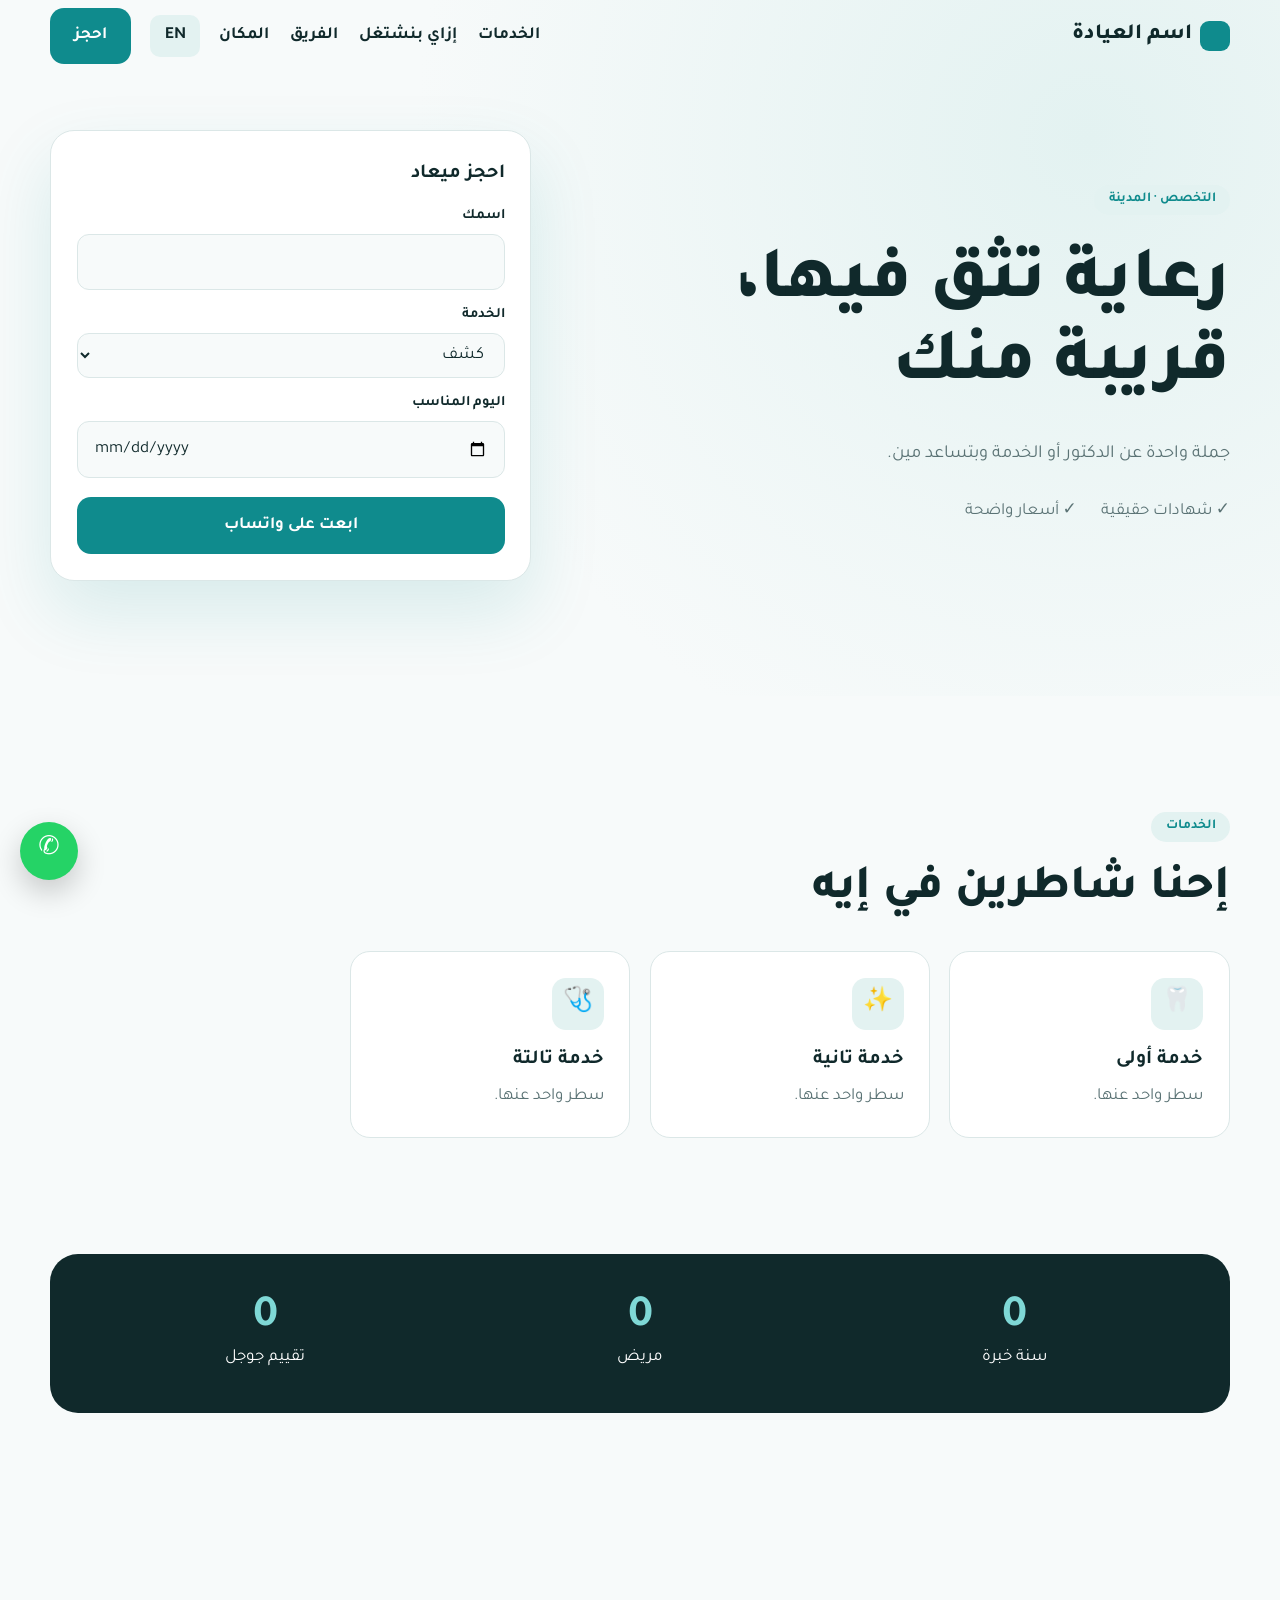
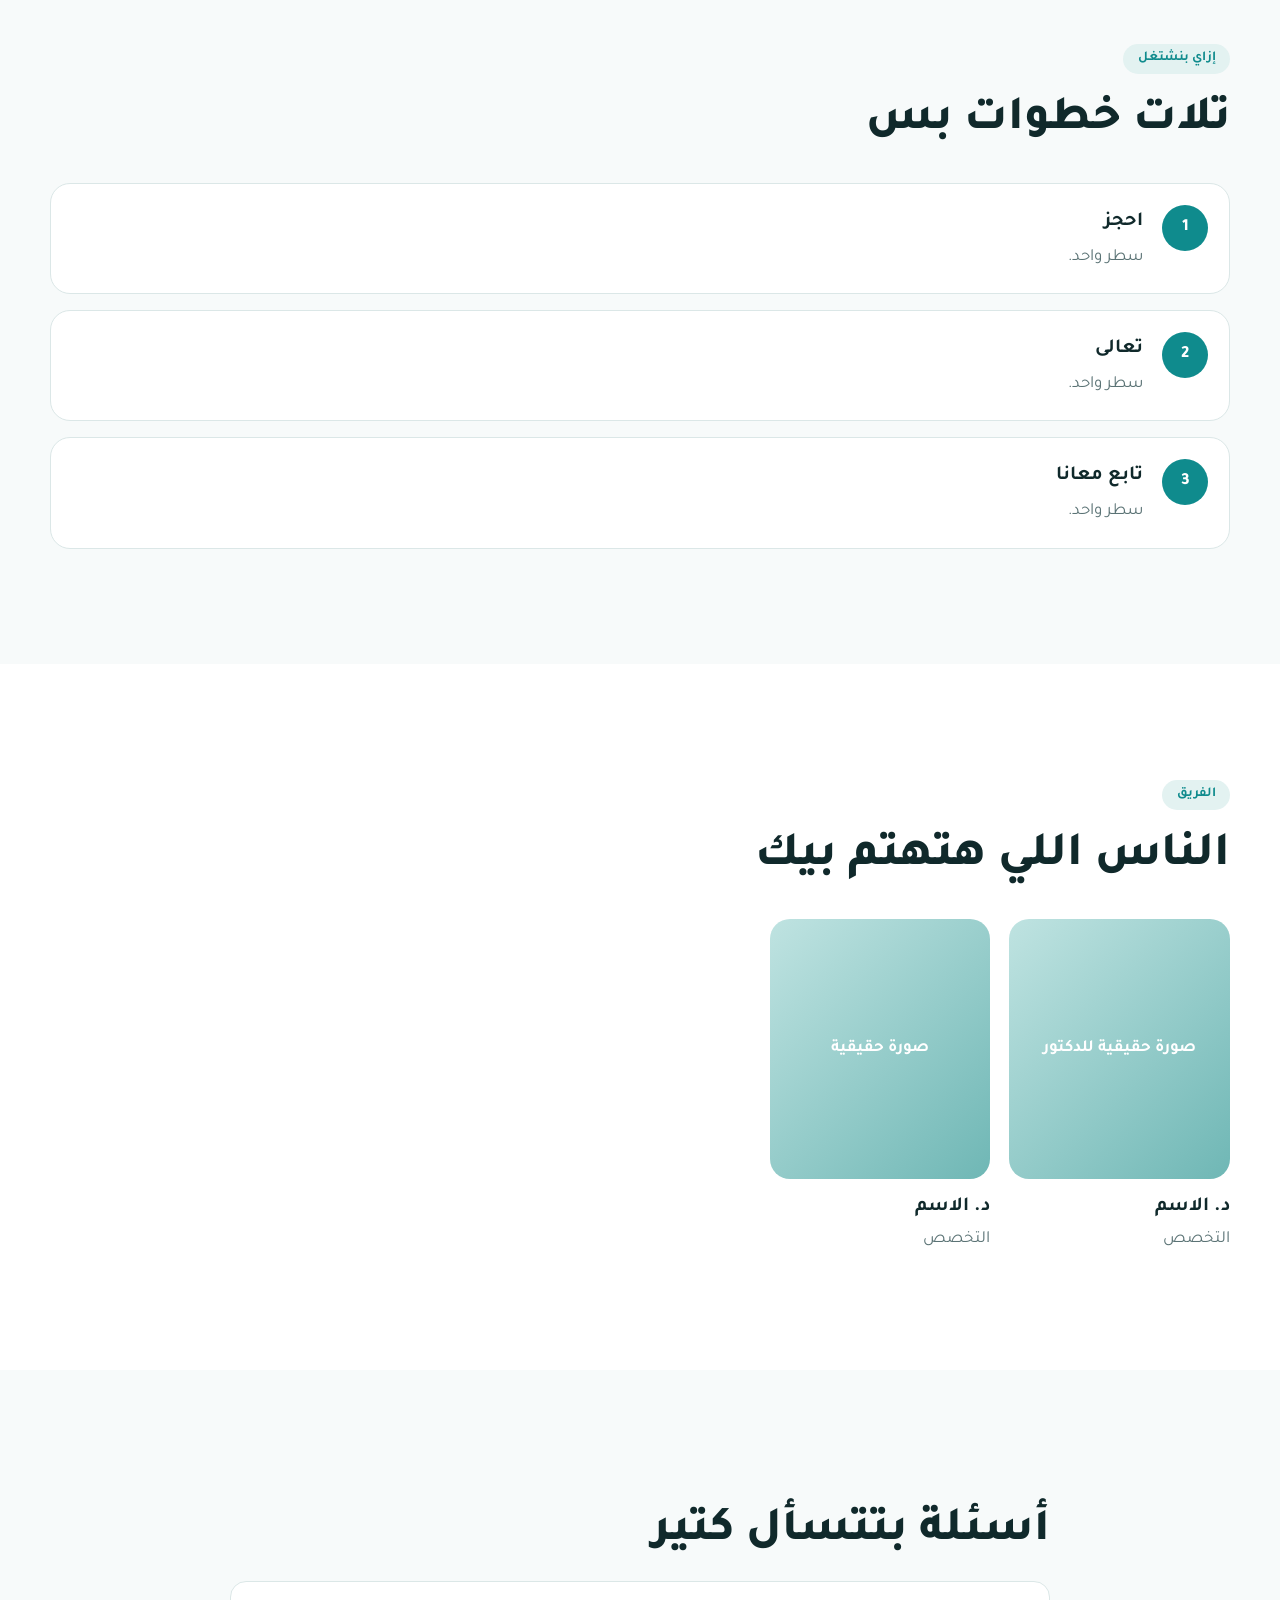
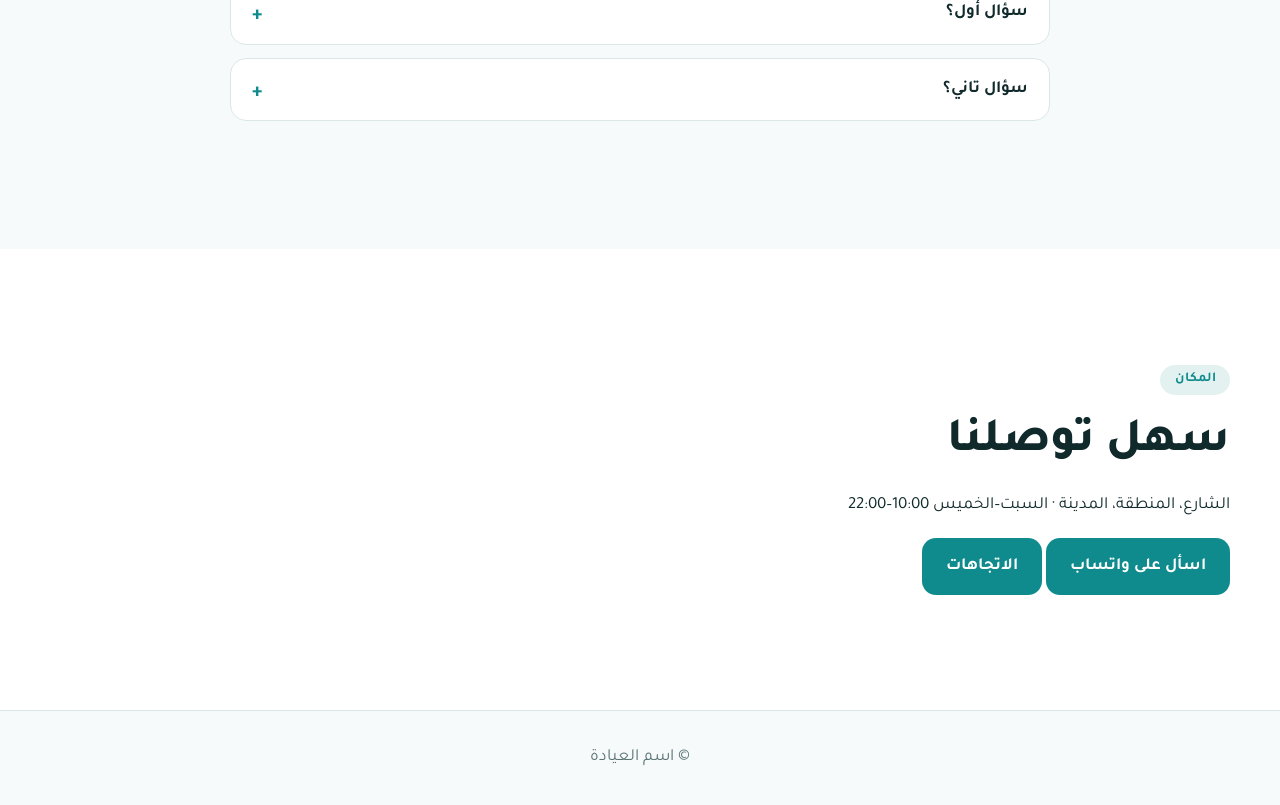
<file: weblume/templates/clinic.html>
<!DOCTYPE html>
<html lang="ar" dir="rtl">
<head>
<meta charset="UTF-8">
<meta name="viewport" content="width=device-width, initial-scale=1">
<title>اسم العيادة | التخصص في المدينة</title>
<meta name="description" content="وصف قصير للعيادة أو الخدمة في أقل من 155 حرف.">
<meta property="og:title" content="اسم العيادة">
<meta property="og:description" content="وصف قصير.">
<link rel="preconnect" href="https://fonts.googleapis.com">
<link href="https://fonts.googleapis.com/css2?family=Tajawal:wght@400;500;700;800&display=swap" rel="stylesheet">
<!--WEBLUME:MOTION_CSS-->
<style>
/* TEMPLATE: clinic — calm, clean, trustworthy. Also fits services: salons, gyms, lawyers, schools. */
:root{--bg:#f7fafa;--ink:#10292b;--muted:#5b7375;--card:#fff;--accent:#0f8b8d;--accent-ink:#fff;--soft:#e3f2f1;--line:#dbe7e7;--radius:20px}
*{box-sizing:border-box}body{margin:0;background:var(--bg);color:var(--ink);font:17px/1.75 Tajawal,system-ui,sans-serif;overflow-x:hidden}
a{color:inherit}.wrap{width:min(1180px,100% - 32px);margin-inline:auto}
.btn{display:inline-flex;align-items:center;gap:.5rem;padding:.85rem 1.5rem;border-radius:14px;background:var(--accent);color:var(--accent-ink);text-decoration:none;font-weight:700;border:0;cursor:pointer;font:inherit;font-weight:700}
.btn.ghost{background:var(--soft);color:var(--ink)}
.kicker{display:inline-block;background:var(--soft);color:var(--accent);font-weight:700;border-radius:99px;padding:.2rem .9rem;font-size:.85rem}
h1{font-size:clamp(2.4rem,6vw,4.6rem);line-height:1.12;margin:.4em 0;font-weight:800}
h2{font-size:clamp(1.9rem,4vw,3rem);line-height:1.2;margin:.4em 0;font-weight:800}
section{padding:clamp(70px,9vw,120px) 0}
.ph{background:linear-gradient(135deg,#bfe3e1,#6fb7b5);border-radius:var(--radius);display:grid;place-items:center;color:#fff;font-weight:700;min-height:200px;text-align:center;padding:1rem}
.ph::after{content:attr(data-label)}

header{position:fixed;inset:0 0 auto;z-index:50}
header.wl-header-scrolled{background:color-mix(in srgb,var(--card) 88%,transparent)}
.nav{display:flex;align-items:center;gap:1.2rem;height:72px}
.logo{font-weight:800;font-size:1.35rem;text-decoration:none;display:flex;gap:.5rem;align-items:center}
.logo i{width:30px;height:30px;border-radius:9px;background:var(--accent);display:inline-block}
nav[data-menu]{display:flex;gap:1.3rem;margin-inline-start:auto}nav[data-menu] a{text-decoration:none;font-weight:600}
.lang{background:var(--soft);border:0;border-radius:10px;padding:.4rem .9rem;font:inherit;font-weight:700;cursor:pointer;color:inherit}
.burger{display:none;background:none;border:0;font-size:1.6rem;cursor:pointer;color:inherit}
@media (max-width:860px){.burger{display:block;margin-inline-start:auto}nav[data-menu]{flex-direction:column;background:var(--card);padding:1.2rem;border-radius:16px;box-shadow:0 20px 50px #0002}.nav .btn{display:none}}

.hero{padding-top:130px;background:radial-gradient(circle at 85% 20%,var(--soft),transparent 55%)}
.hero-grid{display:grid;grid-template-columns:1.15fr .85fr;gap:3rem;align-items:center}
.hero p{color:var(--muted);font-size:1.15rem;max-width:40ch}
.book{background:var(--card);border-radius:24px;padding:1.6rem;box-shadow:0 30px 70px #0f8b8d22;border:1px solid var(--line)}
.book label{display:block;font-weight:700;font-size:.9rem;margin:.8rem 0 .3rem}
.book input,.book select{width:100%;padding:.75rem 1rem;border:1px solid var(--line);border-radius:12px;font:inherit;background:var(--bg);color:inherit}
.book .btn{width:100%;justify-content:center;margin-top:1.2rem}
.trust{display:flex;gap:1.5rem;margin-top:1.6rem;flex-wrap:wrap;color:var(--muted)}
@media (max-width:860px){.hero-grid{grid-template-columns:1fr}}

.services{display:grid;grid-template-columns:repeat(auto-fill,minmax(250px,1fr));gap:1.2rem;margin-top:2rem}
.svc{background:var(--card);border:1px solid var(--line);border-radius:var(--radius);padding:1.6rem}
.svc b{display:grid;place-items:center;width:52px;height:52px;border-radius:14px;background:var(--soft);font-size:1.5rem}
.svc h3{margin:.8rem 0 .3rem}.svc p{margin:0;color:var(--muted)}

.band{background:var(--ink);color:#fff;border-radius:28px;padding:2.5rem;display:grid;grid-template-columns:repeat(auto-fit,minmax(160px,1fr));gap:1.5rem;text-align:center}
.band b{font-size:2.8rem;display:block;line-height:1.1;color:#7fd8d6}

.steps{display:grid;gap:1rem;margin-top:2rem;counter-reset:s}
.step{display:flex;gap:1.2rem;align-items:flex-start;background:var(--card);border:1px solid var(--line);border-radius:var(--radius);padding:1.3rem}
.step::before{counter-increment:s;content:counter(s);flex:none;width:46px;height:46px;border-radius:50%;background:var(--accent);color:#fff;display:grid;place-items:center;font-weight:800}
.step h3{margin:0}.step p{margin:.2rem 0 0;color:var(--muted)}

.team{display:grid;grid-template-columns:repeat(auto-fill,minmax(220px,1fr));gap:1.2rem;margin-top:2rem}
.team .ph{min-height:260px}.team h3{margin:.7rem 0 0}.team p{margin:0;color:var(--muted)}

details{background:var(--card);border:1px solid var(--line);border-radius:16px;padding:1rem 1.3rem;margin-bottom:.8rem}
summary{cursor:pointer;font-weight:700;list-style:none}summary::-webkit-details-marker{display:none}
summary::after{content:"+";float:inline-end;color:var(--accent);font-size:1.3rem;transition:transform .3s}
details[open] summary::after{transform:rotate(45deg)}
.visit{display:grid;gap:2rem;align-items:center}
@media (max-width:860px){.visit{grid-template-columns:1fr}}
footer{border-top:1px solid var(--line);padding:2rem 0;text-align:center;color:var(--muted)}
.wa-float{position:fixed;inset:auto auto 20px 20px;z-index:60;width:58px;height:58px;border-radius:50%;background:#25d366;color:#fff;display:grid;place-items:center;font-size:1.6rem;box-shadow:0 12px 30px #0003;text-decoration:none}
</style>
</head>
<!-- data-wa = the CLIENT's WhatsApp number with country code, digits only -->
<body data-wa="">
<header>
  <div class="wrap nav">
    <a class="logo" href="#top"><i></i><span data-en="Clinic name">اسم العيادة</span></a>
    <button class="burger" data-menu-toggle aria-label="Menu" aria-expanded="false">☰</button>
    <nav data-menu>
      <a href="#services" data-en="Services">الخدمات</a>
      <a href="#how" data-en="How it works">إزاي بنشتغل</a>
      <a href="#team" data-en="Team">الفريق</a>
      <a href="#visit" data-en="Location">المكان</a>
    </nav>
    <button class="lang" data-lang-toggle>EN</button>
    <a class="btn magnetic" href="#book" data-en="Book now">احجز</a>
  </div>
</header>

<main id="top">
<section class="hero">
  <div class="wrap hero-grid">
    <div>
      <span class="kicker reveal" data-en="Specialty · City">التخصص · المدينة</span>
      <h1 class="split" data-en="Care you can trust, close to home">رعاية تثق فيها، قريبة منك</h1>
      <p class="reveal" style="--i:3" data-en="One sentence about the doctor or the service and who it helps.">جملة واحدة عن الدكتور أو الخدمة وبتساعد مين.</p>
      <div class="trust reveal" style="--i:4"><span data-en="✓ Real certifications">✓ شهادات حقيقية</span><span data-en="✓ Fixed prices">✓ أسعار واضحة</span></div>
    </div>
    <form class="book reveal zoom" id="book" onsubmit="return false">
      <h3 style="margin:0" data-en="Book a visit">احجز ميعاد</h3>
      <label for="b-name" data-en="Your name">اسمك</label><input id="b-name" required>
      <label for="b-svc" data-en="Service">الخدمة</label>
      <select id="b-svc"><option data-en="Checkup">كشف</option><option data-en="Follow-up">متابعة</option></select>
      <label for="b-day" data-en="Preferred day">اليوم المناسب</label><input id="b-day" type="date">
      <button class="btn magnetic shine" data-wa-msg="أهلاً، عايز أحجز ميعاد:" data-wa-from="#b-name,#b-svc,#b-day" data-en="Send on WhatsApp">ابعت على واتساب</button>
    </form>
  </div>
</section>

<section id="services">
  <div class="wrap">
    <span class="kicker reveal" data-en="Services">الخدمات</span>
    <h2 class="split" data-en="What we do best">إحنا شاطرين في إيه</h2>
    <div class="services" data-stagger>
      <div class="svc tilt"><b>🦷</b><h3 data-en="Service one">خدمة أولى</h3><p data-en="One line about it.">سطر واحد عنها.</p></div>
      <div class="svc tilt"><b>✨</b><h3 data-en="Service two">خدمة تانية</h3><p data-en="One line about it.">سطر واحد عنها.</p></div>
      <div class="svc tilt"><b>🩺</b><h3 data-en="Service three">خدمة تالتة</h3><p data-en="One line about it.">سطر واحد عنها.</p></div>
    </div>
  </div>
</section>

<section style="padding-top:0">
  <div class="wrap band reveal zoom">
    <div><b data-count="12" data-suffix="+">0</b><span data-en="years of experience">سنة خبرة</span></div>
    <div><b data-count="5000" data-suffix="+">0</b><span data-en="patients">مريض</span></div>
    <div><b data-count="4.9">0</b><span data-en="Google rating">تقييم جوجل</span></div>
  </div>
</section>

<section id="how">
  <div class="wrap">
    <span class="kicker reveal" data-en="How it works">إزاي بنشتغل</span>
    <h2 class="split" data-en="Three simple steps">تلات خطوات بس</h2>
    <div class="steps" data-stagger>
      <div class="step"><div><h3 data-en="Book">احجز</h3><p data-en="One line.">سطر واحد.</p></div></div>
      <div class="step"><div><h3 data-en="Visit">تعالى</h3><p data-en="One line.">سطر واحد.</p></div></div>
      <div class="step"><div><h3 data-en="Follow up">تابع معانا</h3><p data-en="One line.">سطر واحد.</p></div></div>
    </div>
  </div>
</section>

<section id="team" style="background:var(--card)">
  <div class="wrap">
    <span class="kicker reveal" data-en="Team">الفريق</span>
    <h2 class="split" data-en="The people who care for you">الناس اللي هتهتم بيك</h2>
    <div class="team" data-stagger>
      <div><div class="ph" data-label="صورة حقيقية للدكتور"></div><h3 data-en="Dr. Name">د. الاسم</h3><p data-en="Specialty">التخصص</p></div>
      <div><div class="ph" data-label="صورة حقيقية"></div><h3 data-en="Dr. Name">د. الاسم</h3><p data-en="Specialty">التخصص</p></div>
    </div>
  </div>
</section>

<section>
  <div class="wrap" style="max-width:820px">
    <h2 class="split" data-en="Questions people ask">أسئلة بتتسأل كتير</h2>
    <div data-stagger>
      <details><summary data-en="Question one?">سؤال أول؟</summary><p data-en="Short answer.">إجابة قصيرة.</p></details>
      <details><summary data-en="Question two?">سؤال تاني؟</summary><p data-en="Short answer.">إجابة قصيرة.</p></details>
    </div>
  </div>
</section>

<section id="visit" style="background:var(--card)">
  <div class="wrap visit">
    <div class="reveal from-right">
      <span class="kicker" data-en="Location">المكان</span>
      <h2 data-en="Easy to reach">سهل توصلنا</h2>
      <p data-en="Street, area, city · Sat–Thu 10:00–22:00">الشارع، المنطقة، المدينة · السبت–الخميس 10:00–22:00</p>
      <a class="btn magnetic" href="#" data-wa-msg="أهلاً، عندي سؤال" data-en="Ask on WhatsApp">اسأل على واتساب</a>
      <a class="btn" href="https://www.google.com/maps/search/?api=1&query=Cairo" target="_blank" rel="noopener noreferrer" data-en="Directions">الاتجاهات</a>
    </div>
  </div>
</section>
</main>
<footer>© <span data-en="Clinic name">اسم العيادة</span></footer>
<a class="wa-float magnetic" href="#" data-wa-msg="أهلاً" aria-label="WhatsApp">✆</a>
<!--WEBLUME:MOTION_JS-->
</body>
</html>
</file>
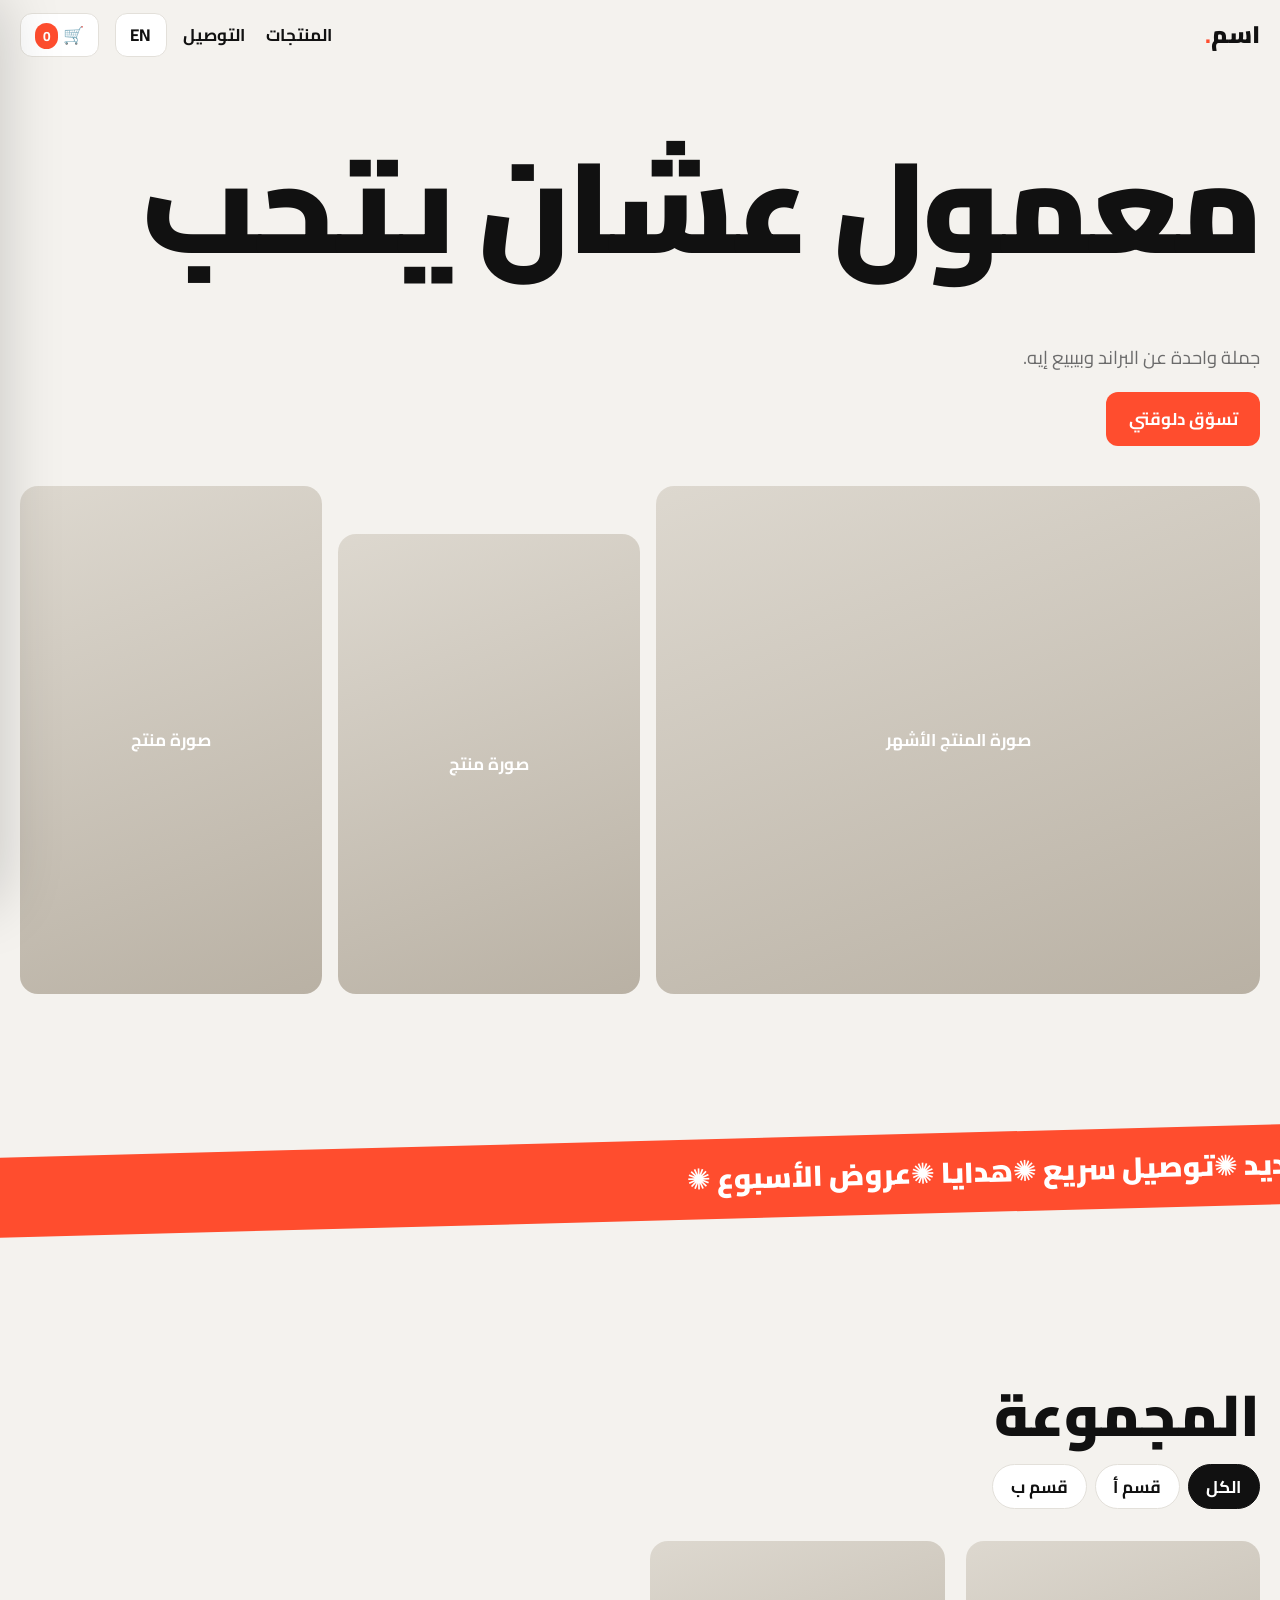
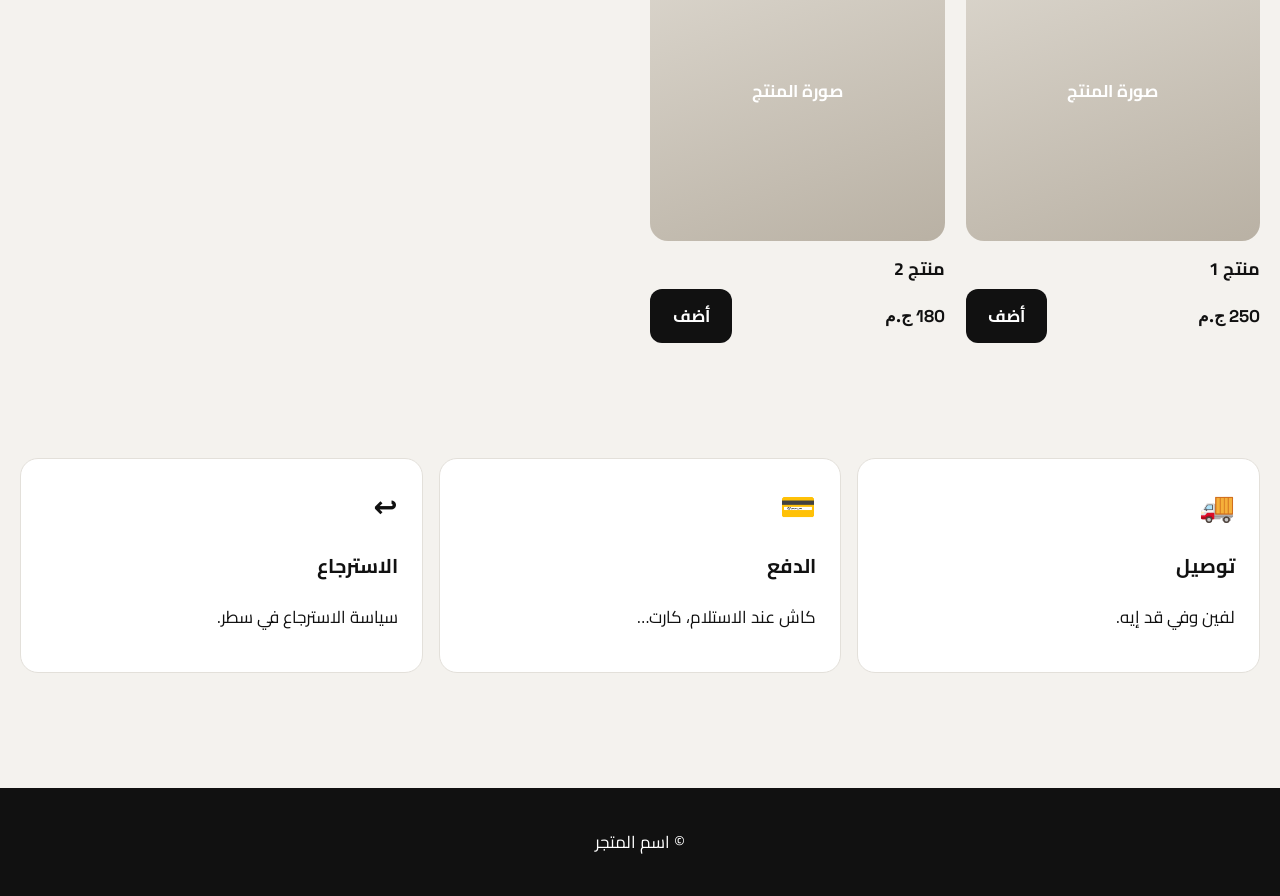
<file: weblume/templates/shop.html>
<!DOCTYPE html>
<html lang="ar" dir="rtl">
<head>
<meta charset="UTF-8">
<meta name="viewport" content="width=device-width, initial-scale=1">
<title>اسم المتجر | وصف قصير</title>
<meta name="description" content="وصف قصير للمتجر في أقل من 155 حرف.">
<meta property="og:title" content="اسم المتجر">
<meta property="og:description" content="وصف قصير.">
<link rel="preconnect" href="https://fonts.googleapis.com">
<link href="https://fonts.googleapis.com/css2?family=Cairo:wght@400;700;900&family=Space+Grotesk:wght@500;700&display=swap" rel="stylesheet">
<!--WEBLUME:MOTION_CSS-->
<style>
/* TEMPLATE: shop — bold and modern. Fits stores, bakeries that sell boxes, brands, gift shops. */
:root{--bg:#f4f2ee;--ink:#111;--muted:#6b6b6b;--card:#fff;--accent:#ff4d2e;--accent-ink:#fff;--line:#e3e0da;--radius:18px}
*{box-sizing:border-box}body{margin:0;background:var(--bg);color:var(--ink);font:17px/1.65 Cairo,system-ui,sans-serif;overflow-x:hidden}
a{color:inherit}.wrap{width:min(1240px,100% - 32px);margin-inline:auto}
.btn{display:inline-flex;align-items:center;gap:.5rem;padding:.8rem 1.4rem;border-radius:12px;background:var(--ink);color:#fff;text-decoration:none;font:inherit;font-weight:700;border:0;cursor:pointer}
.btn.accent{background:var(--accent);color:var(--accent-ink)}
h1{font-size:clamp(3rem,10vw,8.5rem);line-height:.95;margin:.2em 0;font-weight:900;letter-spacing:-.02em}
h2{font-size:clamp(2rem,5vw,3.6rem);line-height:1.05;margin:.3em 0;font-weight:900}
.en-num{font-family:"Space Grotesk",sans-serif}
section{padding:clamp(60px,9vw,120px) 0}
.ph{background:linear-gradient(160deg,#ddd8cf,#b9b1a4);border-radius:var(--radius);display:grid;place-items:center;color:#fff;font-weight:700;min-height:240px;text-align:center;padding:1rem}
.ph::after{content:attr(data-label)}

header{position:fixed;inset:0 0 auto;z-index:50}
header.wl-header-scrolled{background:color-mix(in srgb,var(--bg) 88%,transparent)}
.nav{display:flex;align-items:center;gap:1rem;height:70px}
.logo{font-weight:900;font-size:1.5rem;text-decoration:none}.logo b{color:var(--accent)}
nav[data-menu]{display:flex;gap:1.3rem;margin-inline-start:auto}nav[data-menu] a{text-decoration:none;font-weight:700}
.lang,.cart-btn{background:var(--card);border:1px solid var(--line);border-radius:12px;padding:.45rem .9rem;font:inherit;font-weight:700;cursor:pointer;color:inherit}
.cart-btn span{background:var(--accent);color:#fff;border-radius:99px;padding:0 .45rem;margin-inline-start:.3rem;font-size:.85rem}
.burger{display:none;background:none;border:0;font-size:1.6rem;cursor:pointer;color:inherit}
@media (max-width:860px){.burger{display:block;margin-inline-start:auto}nav[data-menu]{flex-direction:column;background:var(--card);padding:1.2rem;border-radius:16px;box-shadow:0 20px 50px #0002}}

.hero{padding-top:120px;overflow:hidden}
.hero-row{display:flex;align-items:end;justify-content:space-between;gap:2rem;flex-wrap:wrap}
.hero p{max-width:36ch;color:var(--muted);font-size:1.15rem}
.hero-media{display:grid;grid-template-columns:2fr 1fr 1fr;gap:1rem;margin-top:2.5rem}
.hero-media .ph{min-height:clamp(220px,40vw,460px)}
.hero-media .ph:nth-child(2){margin-top:3rem}
@media (max-width:700px){.hero-media{grid-template-columns:1fr 1fr}.hero-media .ph:first-child{grid-column:1/-1}}
main{overflow-x:clip} /* the tilted ticker is wider than the screen on purpose */
.ticker{background:var(--accent);color:var(--accent-ink);padding:1rem 0;font-weight:900;font-size:clamp(1.2rem,3vw,1.8rem);transform:rotate(-1.5deg);margin:2rem -2%}

.filters{display:flex;gap:.5rem;flex-wrap:wrap;margin:1.2rem 0 2rem}
.filters button{border:1px solid var(--line);background:var(--card);border-radius:99px;padding:.45rem 1.1rem;font:inherit;font-weight:700;cursor:pointer;color:inherit}
.filters button[aria-pressed=true]{background:var(--ink);color:#fff;border-color:var(--ink)}
.grid{display:grid;grid-template-columns:repeat(auto-fill,minmax(240px,1fr));gap:1.3rem}
.prod{display:flex;flex-direction:column;gap:.4rem}
.prod .ph{min-height:300px;transition:transform .5s}
.prod:hover .ph{transform:scale(1.02)}
.prod h3{margin:.4rem 0 0;font-size:1.1rem}
.prod .row{display:flex;justify-content:space-between;align-items:center}
.prod[hidden]{display:none}

.perks{display:grid;grid-template-columns:repeat(auto-fit,minmax(220px,1fr));gap:1rem}
.perks div{background:var(--card);border-radius:var(--radius);padding:1.5rem;border:1px solid var(--line)}
.perks b{font-size:1.8rem}

.drawer{position:fixed;inset:0 auto 0 0;width:min(420px,100%);background:var(--card);z-index:80;transform:translateX(-105%);transition:transform .45s cubic-bezier(.2,.8,.2,1);display:flex;flex-direction:column;padding:1.4rem;box-shadow:20px 0 60px #0003}
.drawer.open{transform:none}
.drawer ul{list-style:none;padding:0;margin:1rem 0;flex:1;overflow:auto}
.drawer li{display:flex;justify-content:space-between;gap:.5rem;padding:.7rem 0;border-bottom:1px solid var(--line)}
.drawer li button{background:none;border:0;cursor:pointer;color:var(--muted);font:inherit}
.shade{position:fixed;inset:0;background:#0006;z-index:70;opacity:0;pointer-events:none;transition:opacity .3s}
.shade.open{opacity:1;pointer-events:auto}
footer{background:var(--ink);color:#fff;padding:2.5rem 0;text-align:center}
</style>
</head>
<!-- data-wa = the CLIENT's WhatsApp number with country code, digits only -->
<body data-wa="" data-glow>
<header>
  <div class="wrap nav">
    <a class="logo" href="#top">اسم<b>.</b></a>
    <button class="burger" data-menu-toggle aria-label="Menu" aria-expanded="false">☰</button>
    <nav data-menu>
      <a href="#shop" data-en="Shop">المنتجات</a>
      <a href="#perks" data-en="Delivery">التوصيل</a>
    </nav>
    <button class="lang" data-lang-toggle>EN</button>
    <button class="cart-btn" id="cart-open" aria-label="Cart">🛒<span id="cart-count">0</span></button>
  </div>
</header>

<main id="top">
<section class="hero">
  <div class="wrap">
    <div class="hero-row">
      <h1 class="split" data-en="Made to be loved">معمول عشان يتحب</h1>
      <div class="reveal" style="--i:3">
        <p data-en="One sentence about the brand and what it sells.">جملة واحدة عن البراند وبيبيع إيه.</p>
        <a class="btn accent magnetic shine" href="#shop" data-en="Shop now">تسوّق دلوقتي</a>
      </div>
    </div>
    <div class="hero-media">
      <div class="ph reveal zoom" data-speed="-0.04" data-label="صورة المنتج الأشهر"></div>
      <div class="ph reveal zoom" style="--i:1" data-label="صورة منتج"></div>
      <div class="ph reveal zoom" style="--i:2" data-speed="0.05" data-label="صورة منتج"></div>
    </div>
  </div>
</section>

<div class="ticker marquee" aria-hidden="true"><div><span>جديد ✺</span><span>توصيل سريع ✺</span><span>هدايا ✺</span><span>عروض الأسبوع ✺</span></div></div>

<section id="shop">
  <div class="wrap">
    <h2 class="split" data-en="The collection">المجموعة</h2>
    <div class="filters reveal">
      <button aria-pressed="true" data-cat="all" data-en="All">الكل</button>
      <button aria-pressed="false" data-cat="a" data-en="Category A">قسم أ</button>
      <button aria-pressed="false" data-cat="b" data-en="Category B">قسم ب</button>
    </div>
    <div class="grid" data-stagger>
      <!-- one .prod per product: data-name, data-price (number), data-cat must match a filter -->
      <article class="prod tilt" data-cat="a" data-name="منتج 1" data-price="250">
        <div class="ph" data-label="صورة المنتج"></div>
        <h3 data-en="Product 1">منتج 1</h3>
        <div class="row"><b class="en-num">250 ج.م</b><button class="btn add" data-en="Add">أضف</button></div>
      </article>
      <article class="prod tilt" data-cat="b" data-name="منتج 2" data-price="180">
        <div class="ph" data-label="صورة المنتج"></div>
        <h3 data-en="Product 2">منتج 2</h3>
        <div class="row"><b class="en-num">180 ج.م</b><button class="btn add" data-en="Add">أضف</button></div>
      </article>
    </div>
  </div>
</section>

<section id="perks" style="padding-top:0">
  <div class="wrap perks" data-stagger>
    <div><b>🚚</b><h3 data-en="Delivery">توصيل</h3><p data-en="Where and how fast.">لفين وفي قد إيه.</p></div>
    <div><b>💳</b><h3 data-en="Payment">الدفع</h3><p data-en="Cash on delivery, cards…">كاش عند الاستلام، كارت…</p></div>
    <div><b>↩️</b><h3 data-en="Returns">الاسترجاع</h3><p data-en="The return policy in one line.">سياسة الاسترجاع في سطر.</p></div>
  </div>
</section>
</main>

<div class="shade" id="shade"></div>
<aside class="drawer" id="drawer" aria-label="Cart">
  <h3 style="margin:0" data-en="Your order">طلبك</h3>
  <ul id="cart-list"></ul>
  <p><b data-en="Total">الإجمالي</b>: <b id="cart-total" class="en-num">0</b></p>
  <button class="btn accent" id="cart-send" data-en="Send order on WhatsApp">ابعت الطلب على واتساب</button>
</aside>
<footer>© <span data-en="Shop name">اسم المتجر</span></footer>

<script>
/* filters + cart (template part: keep it). Currency label: change CUR. */
const CUR = "ج.م", cart = new Map(), $ = s => document.querySelector(s);
document.querySelectorAll(".filters button").forEach(b => b.addEventListener("click", () => {
  document.querySelectorAll(".filters button").forEach(x => x.setAttribute("aria-pressed", x === b));
  document.querySelectorAll(".prod").forEach(p => p.hidden = b.dataset.cat !== "all" && p.dataset.cat !== b.dataset.cat);
}));
function drawCart() {
  const list = $("#cart-list"); list.textContent = ""; let total = 0, n = 0;
  cart.forEach((q, name) => {
    const price = +document.querySelector(`.prod[data-name="${CSS.escape(name)}"]`).dataset.price; total += price * q; n += q;
    const li = document.createElement("li"), rm = document.createElement("button");
    li.textContent = `${name} × ${q} — ${price * q} ${CUR}`; rm.textContent = "✕"; rm.setAttribute("aria-label", "Remove");
    rm.onclick = () => { cart.delete(name); drawCart() }; li.append(rm); list.append(li);
  });
  $("#cart-total").textContent = `${total} ${CUR}`; $("#cart-count").textContent = n;
}
const toggle = open => { $("#drawer").classList.toggle("open", open); $("#shade").classList.toggle("open", open) };
document.querySelectorAll(".prod .add").forEach(b => b.addEventListener("click", () => {
  const name = b.closest(".prod").dataset.name; cart.set(name, (cart.get(name) || 0) + 1); drawCart();
  b.animate([{transform: "scale(1)"}, {transform: "scale(1.15)"}, {transform: "scale(1)"}], {duration: 300});
}));
$("#cart-open").onclick = () => toggle(true); $("#shade").onclick = () => toggle(false);
$("#cart-send").onclick = () => {
  if (!cart.size) return;
  const lines = [...cart].map(([name, q]) => `- ${name} × ${q}`).join("\n"), wa = (document.body.dataset.wa || "").replace(/\D/g, "");
  open(`https://wa.me/${wa}?text=` + encodeURIComponent(`أهلاً، عايز أطلب:\n${lines}\nالإجمالي: ${$("#cart-total").textContent}`), "_blank", "noopener");
};
</script>
<!--WEBLUME:MOTION_JS-->
</body>
</html>
</file>
